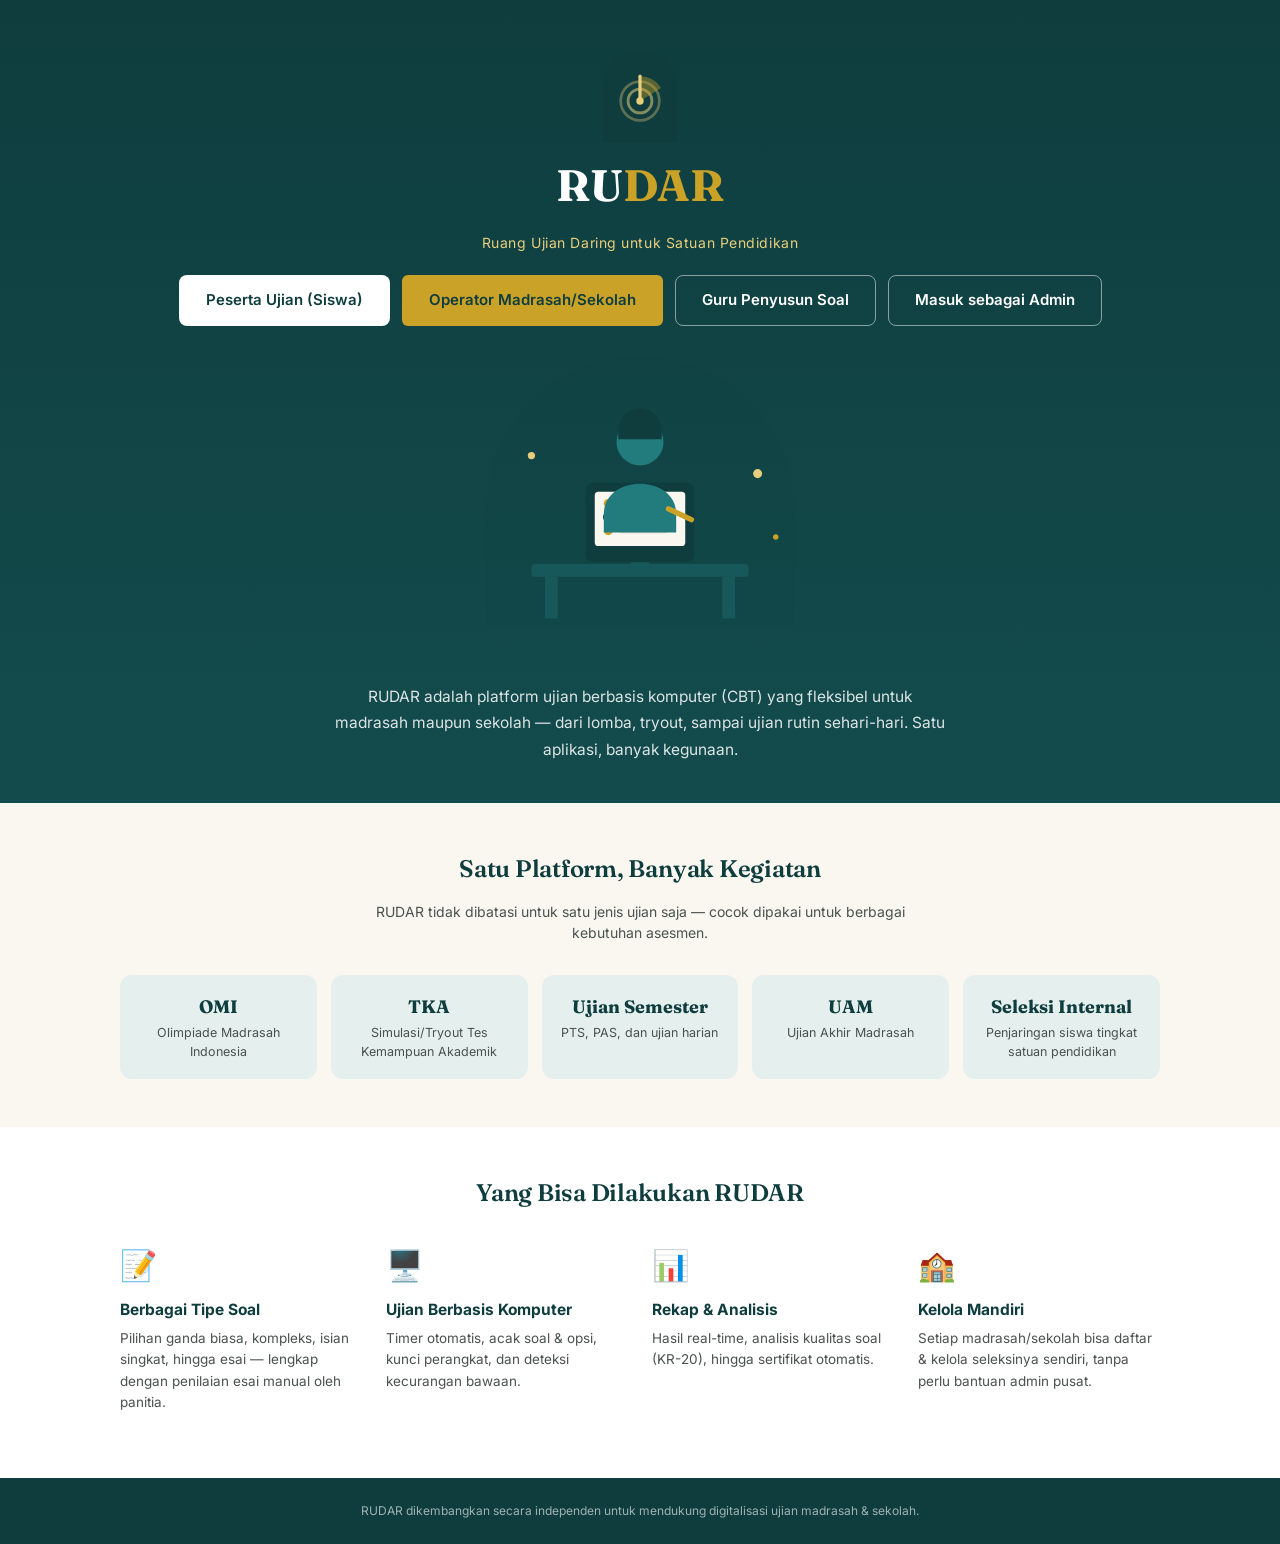
<file: index.html>
<!doctype html>
<html lang="id">
  <head>
    <meta charset="UTF-8" />
    <meta name="viewport" content="width=device-width, initial-scale=1.0, maximum-scale=1.0" />
    <title>RUDAR · Ruang Ujian Daring</title>
    <link rel="icon" type="image/svg+xml" href="data:image/svg+xml,%3Csvg xmlns='http://www.w3.org/2000/svg' viewBox='0 0 200 240'%3E%3Cpath d='M20 240 V120 A80 80 0 0 1 180 120 V240 Z' fill='%230F3D3E'/%3E%3Ccircle cx='100' cy='150' r='42' fill='none' stroke='%23E7CE7C' stroke-width='6' opacity='0.35'/%3E%3Ccircle cx='100' cy='150' r='26' fill='none' stroke='%23E7CE7C' stroke-width='6' opacity='0.55'/%3E%3Cpath d='M100 150 L100 96 A54 54 0 0 1 146 122 Z' fill='%23C9A227' opacity='0.4'/%3E%3Cline x1='100' y1='150' x2='100' y2='96' stroke='%23E7CE7C' stroke-width='7' stroke-linecap='round'/%3E%3Ccircle cx='100' cy='150' r='8' fill='%23E7CE7C'/%3E%3C/svg%3E" />
    <link rel="preconnect" href="https://fonts.googleapis.com" />
    <link rel="preconnect" href="https://fonts.gstatic.com" crossorigin />
    <link href="https://fonts.googleapis.com/css2?family=Fraunces:opsz,wght@9..144,400;9..144,600;9..144,700&family=Inter:wght@400;500;600;700&family=IBM+Plex+Mono:wght@500;600&family=Noto+Naskh+Arabic:wght@400;500;600;700&display=swap" rel="stylesheet" />
    <script type="module" crossorigin src="/assets/index-D1SFQFw_.js"></script>
    <link rel="stylesheet" crossorigin href="/assets/index-yTz43f3S.css">
  </head>
  <body>
    <div id="root"></div>
  </body>
</html>
</file>
<file: assets/index-yTz43f3S.css>
@font-face{font-display:block;font-family:KaTeX_AMS;font-style:normal;font-weight:400;src:url(/assets/KaTeX_AMS-Regular-BQhdFMY1.woff2) format("woff2"),url(/assets/KaTeX_AMS-Regular-DMm9YOAa.woff) format("woff"),url(/assets/KaTeX_AMS-Regular-DRggAlZN.ttf) format("truetype")}@font-face{font-display:block;font-family:KaTeX_Caligraphic;font-style:normal;font-weight:700;src:url(/assets/KaTeX_Caligraphic-Bold-Dq_IR9rO.woff2) format("woff2"),url(/assets/KaTeX_Caligraphic-Bold-BEiXGLvX.woff) format("woff"),url(/assets/KaTeX_Caligraphic-Bold-ATXxdsX0.ttf) format("truetype")}@font-face{font-display:block;font-family:KaTeX_Caligraphic;font-style:normal;font-weight:400;src:url(/assets/KaTeX_Caligraphic-Regular-Di6jR-x-.woff2) format("woff2"),url(/assets/KaTeX_Caligraphic-Regular-CTRA-rTL.woff) format("woff"),url(/assets/KaTeX_Caligraphic-Regular-wX97UBjC.ttf) format("truetype")}@font-face{font-display:block;font-family:KaTeX_Fraktur;font-style:normal;font-weight:700;src:url(/assets/KaTeX_Fraktur-Bold-CL6g_b3V.woff2) format("woff2"),url(/assets/KaTeX_Fraktur-Bold-BsDP51OF.woff) format("woff"),url(/assets/KaTeX_Fraktur-Bold-BdnERNNW.ttf) format("truetype")}@font-face{font-display:block;font-family:KaTeX_Fraktur;font-style:normal;font-weight:400;src:url(/assets/KaTeX_Fraktur-Regular-CTYiF6lA.woff2) format("woff2"),url(/assets/KaTeX_Fraktur-Regular-Dxdc4cR9.woff) format("woff"),url(/assets/KaTeX_Fraktur-Regular-CB_wures.ttf) format("truetype")}@font-face{font-display:block;font-family:KaTeX_Main;font-style:normal;font-weight:700;src:url(/assets/KaTeX_Main-Bold-Cx986IdX.woff2) format("woff2"),url(/assets/KaTeX_Main-Bold-Jm3AIy58.woff) format("woff"),url(/assets/KaTeX_Main-Bold-waoOVXN0.ttf) format("truetype")}@font-face{font-display:block;font-family:KaTeX_Main;font-style:italic;font-weight:700;src:url(/assets/KaTeX_Main-BoldItalic-DxDJ3AOS.woff2) format("woff2"),url(/assets/KaTeX_Main-BoldItalic-SpSLRI95.woff) format("woff"),url(/assets/KaTeX_Main-BoldItalic-DzxPMmG6.ttf) format("truetype")}@font-face{font-display:block;font-family:KaTeX_Main;font-style:italic;font-weight:400;src:url(/assets/KaTeX_Main-Italic-NWA7e6Wa.woff2) format("woff2"),url(/assets/KaTeX_Main-Italic-BMLOBm91.woff) format("woff"),url(/assets/KaTeX_Main-Italic-3WenGoN9.ttf) format("truetype")}@font-face{font-display:block;font-family:KaTeX_Main;font-style:normal;font-weight:400;src:url(/assets/KaTeX_Main-Regular-B22Nviop.woff2) format("woff2"),url(/assets/KaTeX_Main-Regular-Dr94JaBh.woff) format("woff"),url(/assets/KaTeX_Main-Regular-ypZvNtVU.ttf) format("truetype")}@font-face{font-display:block;font-family:KaTeX_Math;font-style:italic;font-weight:700;src:url(/assets/KaTeX_Math-BoldItalic-CZnvNsCZ.woff2) format("woff2"),url(/assets/KaTeX_Math-BoldItalic-iY-2wyZ7.woff) format("woff"),url(/assets/KaTeX_Math-BoldItalic-B3XSjfu4.ttf) format("truetype")}@font-face{font-display:block;font-family:KaTeX_Math;font-style:italic;font-weight:400;src:url(/assets/KaTeX_Math-Italic-t53AETM-.woff2) format("woff2"),url(/assets/KaTeX_Math-Italic-DA0__PXp.woff) format("woff"),url(/assets/KaTeX_Math-Italic-flOr_0UB.ttf) format("truetype")}@font-face{font-display:block;font-family:KaTeX_SansSerif;font-style:normal;font-weight:700;src:url(/assets/KaTeX_SansSerif-Bold-D1sUS0GD.woff2) format("woff2"),url(/assets/KaTeX_SansSerif-Bold-DbIhKOiC.woff) format("woff"),url(/assets/KaTeX_SansSerif-Bold-CFMepnvq.ttf) format("truetype")}@font-face{font-display:block;font-family:KaTeX_SansSerif;font-style:italic;font-weight:400;src:url(/assets/KaTeX_SansSerif-Italic-C3H0VqGB.woff2) format("woff2"),url(/assets/KaTeX_SansSerif-Italic-DN2j7dab.woff) format("woff"),url(/assets/KaTeX_SansSerif-Italic-YYjJ1zSn.ttf) format("truetype")}@font-face{font-display:block;font-family:KaTeX_SansSerif;font-style:normal;font-weight:400;src:url(/assets/KaTeX_SansSerif-Regular-DDBCnlJ7.woff2) format("woff2"),url(/assets/KaTeX_SansSerif-Regular-CS6fqUqJ.woff) format("woff"),url(/assets/KaTeX_SansSerif-Regular-BNo7hRIc.ttf) format("truetype")}@font-face{font-display:block;font-family:KaTeX_Script;font-style:normal;font-weight:400;src:url(/assets/KaTeX_Script-Regular-D3wIWfF6.woff2) format("woff2"),url(/assets/KaTeX_Script-Regular-D5yQViql.woff) format("woff"),url(/assets/KaTeX_Script-Regular-C5JkGWo-.ttf) format("truetype")}@font-face{font-display:block;font-family:KaTeX_Size1;font-style:normal;font-weight:400;src:url(/assets/KaTeX_Size1-Regular-mCD8mA8B.woff2) format("woff2"),url(/assets/KaTeX_Size1-Regular-C195tn64.woff) format("woff"),url(/assets/KaTeX_Size1-Regular-Dbsnue_I.ttf) format("truetype")}@font-face{font-display:block;font-family:KaTeX_Size2;font-style:normal;font-weight:400;src:url(/assets/KaTeX_Size2-Regular-Dy4dx90m.woff2) format("woff2"),url(/assets/KaTeX_Size2-Regular-oD1tc_U0.woff) format("woff"),url(/assets/KaTeX_Size2-Regular-B7gKUWhC.ttf) format("truetype")}@font-face{font-display:block;font-family:KaTeX_Size3;font-style:normal;font-weight:400;src:url([data-uri]) format("woff2"),url(/assets/KaTeX_Size3-Regular-CTq5MqoE.woff) format("woff"),url(/assets/KaTeX_Size3-Regular-DgpXs0kz.ttf) format("truetype")}@font-face{font-display:block;font-family:KaTeX_Size4;font-style:normal;font-weight:400;src:url(/assets/KaTeX_Size4-Regular-Dl5lxZxV.woff2) format("woff2"),url(/assets/KaTeX_Size4-Regular-BF-4gkZK.woff) format("woff"),url(/assets/KaTeX_Size4-Regular-DWFBv043.ttf) format("truetype")}@font-face{font-display:block;font-family:KaTeX_Typewriter;font-style:normal;font-weight:400;src:url(/assets/KaTeX_Typewriter-Regular-CO6r4hn1.woff2) format("woff2"),url(/assets/KaTeX_Typewriter-Regular-C0xS9mPB.woff) format("woff"),url(/assets/KaTeX_Typewriter-Regular-D3Ib7_Hf.ttf) format("truetype")}.katex{font: 1.21em KaTeX_Main,Times New Roman,serif;line-height:1.2;position:relative;text-indent:0;text-rendering:auto}.katex *{-ms-high-contrast-adjust:none!important;border-color:currentColor}.katex .katex-version:after{content:"0.16.47"}.katex .katex-mathml{border:0;-webkit-clip-path:inset(50%);clip-path:inset(50%);height:1px;overflow:hidden;padding:0;position:absolute;width:1px}.katex .katex-html>.newline{display:block}.katex .base{position:relative;white-space:nowrap;width:-webkit-min-content;width:-moz-min-content;width:min-content}.katex .base,.katex .strut{display:inline-block}.katex .textbf{font-weight:700}.katex .textit{font-style:italic}.katex .textrm{font-family:KaTeX_Main}.katex .textsf{font-family:KaTeX_SansSerif}.katex .texttt{font-family:KaTeX_Typewriter}.katex .mathnormal{font-family:KaTeX_Math;font-style:italic}.katex .mathit{font-family:KaTeX_Main;font-style:italic}.katex .mathrm{font-style:normal}.katex .mathbf{font-family:KaTeX_Main;font-weight:700}.katex .boldsymbol{font-family:KaTeX_Math;font-style:italic;font-weight:700}.katex .amsrm,.katex .mathbb,.katex .textbb{font-family:KaTeX_AMS}.katex .mathcal{font-family:KaTeX_Caligraphic}.katex .mathfrak,.katex .textfrak{font-family:KaTeX_Fraktur}.katex .mathboldfrak,.katex .textboldfrak{font-family:KaTeX_Fraktur;font-weight:700}.katex .mathtt{font-family:KaTeX_Typewriter}.katex .mathscr,.katex .textscr{font-family:KaTeX_Script}.katex .mathsf,.katex .textsf{font-family:KaTeX_SansSerif}.katex .mathboldsf,.katex .textboldsf{font-family:KaTeX_SansSerif;font-weight:700}.katex .mathitsf,.katex .mathsfit,.katex .textitsf{font-family:KaTeX_SansSerif;font-style:italic}.katex .mainrm{font-family:KaTeX_Main;font-style:normal}.katex .vlist-t{border-collapse:collapse;display:inline-table;table-layout:fixed}.katex .vlist-r{display:table-row}.katex .vlist{display:table-cell;position:relative;vertical-align:bottom}.katex .vlist>span{display:block;height:0;position:relative}.katex .vlist>span>span{display:inline-block}.katex .vlist>span>.pstrut{overflow:hidden;width:0}.katex .vlist-t2{margin-right:-2px}.katex .vlist-s{display:table-cell;font-size:1px;min-width:2px;vertical-align:bottom;width:2px}.katex .vbox{align-items:baseline;display:inline-flex;flex-direction:column}.katex .hbox{width:100%}.katex .hbox,.katex .thinbox{display:inline-flex;flex-direction:row}.katex .thinbox{max-width:0;width:0}.katex .msupsub{text-align:left}.katex .mfrac>span>span{text-align:center}.katex .mfrac .frac-line{border-bottom-style:solid;display:inline-block;width:100%}.katex .hdashline,.katex .hline,.katex .mfrac .frac-line,.katex .overline .overline-line,.katex .rule,.katex .underline .underline-line{min-height:1px}.katex .mspace{display:inline-block}.katex .smash{display:inline;line-height:0}.katex .clap,.katex .llap,.katex .rlap{position:relative;width:0}.katex .clap>.inner,.katex .llap>.inner,.katex .rlap>.inner{position:absolute}.katex .clap>.fix,.katex .llap>.fix,.katex .rlap>.fix{display:inline-block}.katex .llap>.inner{right:0}.katex .clap>.inner,.katex .rlap>.inner{left:0}.katex .clap>.inner>span{margin-left:-50%;margin-right:50%}.katex .rule{border:0 solid;display:inline-block;position:relative}.katex .hline,.katex .overline .overline-line,.katex .underline .underline-line{border-bottom-style:solid;display:inline-block;width:100%}.katex .hdashline{border-bottom-style:dashed;display:inline-block;width:100%}.katex .sqrt>.root{margin-left:.2777777778em;margin-right:-.5555555556em}.katex .fontsize-ensurer.reset-size1.size1,.katex .sizing.reset-size1.size1{font-size:1em}.katex .fontsize-ensurer.reset-size1.size2,.katex .sizing.reset-size1.size2{font-size:1.2em}.katex .fontsize-ensurer.reset-size1.size3,.katex .sizing.reset-size1.size3{font-size:1.4em}.katex .fontsize-ensurer.reset-size1.size4,.katex .sizing.reset-size1.size4{font-size:1.6em}.katex .fontsize-ensurer.reset-size1.size5,.katex .sizing.reset-size1.size5{font-size:1.8em}.katex .fontsize-ensurer.reset-size1.size6,.katex .sizing.reset-size1.size6{font-size:2em}.katex .fontsize-ensurer.reset-size1.size7,.katex .sizing.reset-size1.size7{font-size:2.4em}.katex .fontsize-ensurer.reset-size1.size8,.katex .sizing.reset-size1.size8{font-size:2.88em}.katex .fontsize-ensurer.reset-size1.size9,.katex .sizing.reset-size1.size9{font-size:3.456em}.katex .fontsize-ensurer.reset-size1.size10,.katex .sizing.reset-size1.size10{font-size:4.148em}.katex .fontsize-ensurer.reset-size1.size11,.katex .sizing.reset-size1.size11{font-size:4.976em}.katex .fontsize-ensurer.reset-size2.size1,.katex .sizing.reset-size2.size1{font-size:.8333333333em}.katex .fontsize-ensurer.reset-size2.size2,.katex .sizing.reset-size2.size2{font-size:1em}.katex .fontsize-ensurer.reset-size2.size3,.katex .sizing.reset-size2.size3{font-size:1.1666666667em}.katex .fontsize-ensurer.reset-size2.size4,.katex .sizing.reset-size2.size4{font-size:1.3333333333em}.katex .fontsize-ensurer.reset-size2.size5,.katex .sizing.reset-size2.size5{font-size:1.5em}.katex .fontsize-ensurer.reset-size2.size6,.katex .sizing.reset-size2.size6{font-size:1.6666666667em}.katex .fontsize-ensurer.reset-size2.size7,.katex .sizing.reset-size2.size7{font-size:2em}.katex .fontsize-ensurer.reset-size2.size8,.katex .sizing.reset-size2.size8{font-size:2.4em}.katex .fontsize-ensurer.reset-size2.size9,.katex .sizing.reset-size2.size9{font-size:2.88em}.katex .fontsize-ensurer.reset-size2.size10,.katex .sizing.reset-size2.size10{font-size:3.4566666667em}.katex .fontsize-ensurer.reset-size2.size11,.katex .sizing.reset-size2.size11{font-size:4.1466666667em}.katex .fontsize-ensurer.reset-size3.size1,.katex .sizing.reset-size3.size1{font-size:.7142857143em}.katex .fontsize-ensurer.reset-size3.size2,.katex .sizing.reset-size3.size2{font-size:.8571428571em}.katex .fontsize-ensurer.reset-size3.size3,.katex .sizing.reset-size3.size3{font-size:1em}.katex .fontsize-ensurer.reset-size3.size4,.katex .sizing.reset-size3.size4{font-size:1.1428571429em}.katex .fontsize-ensurer.reset-size3.size5,.katex .sizing.reset-size3.size5{font-size:1.2857142857em}.katex .fontsize-ensurer.reset-size3.size6,.katex .sizing.reset-size3.size6{font-size:1.4285714286em}.katex .fontsize-ensurer.reset-size3.size7,.katex .sizing.reset-size3.size7{font-size:1.7142857143em}.katex .fontsize-ensurer.reset-size3.size8,.katex .sizing.reset-size3.size8{font-size:2.0571428571em}.katex .fontsize-ensurer.reset-size3.size9,.katex .sizing.reset-size3.size9{font-size:2.4685714286em}.katex .fontsize-ensurer.reset-size3.size10,.katex .sizing.reset-size3.size10{font-size:2.9628571429em}.katex .fontsize-ensurer.reset-size3.size11,.katex .sizing.reset-size3.size11{font-size:3.5542857143em}.katex .fontsize-ensurer.reset-size4.size1,.katex .sizing.reset-size4.size1{font-size:.625em}.katex .fontsize-ensurer.reset-size4.size2,.katex .sizing.reset-size4.size2{font-size:.75em}.katex .fontsize-ensurer.reset-size4.size3,.katex .sizing.reset-size4.size3{font-size:.875em}.katex .fontsize-ensurer.reset-size4.size4,.katex .sizing.reset-size4.size4{font-size:1em}.katex .fontsize-ensurer.reset-size4.size5,.katex .sizing.reset-size4.size5{font-size:1.125em}.katex .fontsize-ensurer.reset-size4.size6,.katex .sizing.reset-size4.size6{font-size:1.25em}.katex .fontsize-ensurer.reset-size4.size7,.katex .sizing.reset-size4.size7{font-size:1.5em}.katex .fontsize-ensurer.reset-size4.size8,.katex .sizing.reset-size4.size8{font-size:1.8em}.katex .fontsize-ensurer.reset-size4.size9,.katex .sizing.reset-size4.size9{font-size:2.16em}.katex .fontsize-ensurer.reset-size4.size10,.katex .sizing.reset-size4.size10{font-size:2.5925em}.katex .fontsize-ensurer.reset-size4.size11,.katex .sizing.reset-size4.size11{font-size:3.11em}.katex .fontsize-ensurer.reset-size5.size1,.katex .sizing.reset-size5.size1{font-size:.5555555556em}.katex .fontsize-ensurer.reset-size5.size2,.katex .sizing.reset-size5.size2{font-size:.6666666667em}.katex .fontsize-ensurer.reset-size5.size3,.katex .sizing.reset-size5.size3{font-size:.7777777778em}.katex .fontsize-ensurer.reset-size5.size4,.katex .sizing.reset-size5.size4{font-size:.8888888889em}.katex .fontsize-ensurer.reset-size5.size5,.katex .sizing.reset-size5.size5{font-size:1em}.katex .fontsize-ensurer.reset-size5.size6,.katex .sizing.reset-size5.size6{font-size:1.1111111111em}.katex .fontsize-ensurer.reset-size5.size7,.katex .sizing.reset-size5.size7{font-size:1.3333333333em}.katex .fontsize-ensurer.reset-size5.size8,.katex .sizing.reset-size5.size8{font-size:1.6em}.katex .fontsize-ensurer.reset-size5.size9,.katex .sizing.reset-size5.size9{font-size:1.92em}.katex .fontsize-ensurer.reset-size5.size10,.katex .sizing.reset-size5.size10{font-size:2.3044444444em}.katex .fontsize-ensurer.reset-size5.size11,.katex .sizing.reset-size5.size11{font-size:2.7644444444em}.katex .fontsize-ensurer.reset-size6.size1,.katex .sizing.reset-size6.size1{font-size:.5em}.katex .fontsize-ensurer.reset-size6.size2,.katex .sizing.reset-size6.size2{font-size:.6em}.katex .fontsize-ensurer.reset-size6.size3,.katex .sizing.reset-size6.size3{font-size:.7em}.katex .fontsize-ensurer.reset-size6.size4,.katex .sizing.reset-size6.size4{font-size:.8em}.katex .fontsize-ensurer.reset-size6.size5,.katex .sizing.reset-size6.size5{font-size:.9em}.katex .fontsize-ensurer.reset-size6.size6,.katex .sizing.reset-size6.size6{font-size:1em}.katex .fontsize-ensurer.reset-size6.size7,.katex .sizing.reset-size6.size7{font-size:1.2em}.katex .fontsize-ensurer.reset-size6.size8,.katex .sizing.reset-size6.size8{font-size:1.44em}.katex .fontsize-ensurer.reset-size6.size9,.katex .sizing.reset-size6.size9{font-size:1.728em}.katex .fontsize-ensurer.reset-size6.size10,.katex .sizing.reset-size6.size10{font-size:2.074em}.katex .fontsize-ensurer.reset-size6.size11,.katex .sizing.reset-size6.size11{font-size:2.488em}.katex .fontsize-ensurer.reset-size7.size1,.katex .sizing.reset-size7.size1{font-size:.4166666667em}.katex .fontsize-ensurer.reset-size7.size2,.katex .sizing.reset-size7.size2{font-size:.5em}.katex .fontsize-ensurer.reset-size7.size3,.katex .sizing.reset-size7.size3{font-size:.5833333333em}.katex .fontsize-ensurer.reset-size7.size4,.katex .sizing.reset-size7.size4{font-size:.6666666667em}.katex .fontsize-ensurer.reset-size7.size5,.katex .sizing.reset-size7.size5{font-size:.75em}.katex .fontsize-ensurer.reset-size7.size6,.katex .sizing.reset-size7.size6{font-size:.8333333333em}.katex .fontsize-ensurer.reset-size7.size7,.katex .sizing.reset-size7.size7{font-size:1em}.katex .fontsize-ensurer.reset-size7.size8,.katex .sizing.reset-size7.size8{font-size:1.2em}.katex .fontsize-ensurer.reset-size7.size9,.katex .sizing.reset-size7.size9{font-size:1.44em}.katex .fontsize-ensurer.reset-size7.size10,.katex .sizing.reset-size7.size10{font-size:1.7283333333em}.katex .fontsize-ensurer.reset-size7.size11,.katex .sizing.reset-size7.size11{font-size:2.0733333333em}.katex .fontsize-ensurer.reset-size8.size1,.katex .sizing.reset-size8.size1{font-size:.3472222222em}.katex .fontsize-ensurer.reset-size8.size2,.katex .sizing.reset-size8.size2{font-size:.4166666667em}.katex .fontsize-ensurer.reset-size8.size3,.katex .sizing.reset-size8.size3{font-size:.4861111111em}.katex .fontsize-ensurer.reset-size8.size4,.katex .sizing.reset-size8.size4{font-size:.5555555556em}.katex .fontsize-ensurer.reset-size8.size5,.katex .sizing.reset-size8.size5{font-size:.625em}.katex .fontsize-ensurer.reset-size8.size6,.katex .sizing.reset-size8.size6{font-size:.6944444444em}.katex .fontsize-ensurer.reset-size8.size7,.katex .sizing.reset-size8.size7{font-size:.8333333333em}.katex .fontsize-ensurer.reset-size8.size8,.katex .sizing.reset-size8.size8{font-size:1em}.katex .fontsize-ensurer.reset-size8.size9,.katex .sizing.reset-size8.size9{font-size:1.2em}.katex .fontsize-ensurer.reset-size8.size10,.katex .sizing.reset-size8.size10{font-size:1.4402777778em}.katex .fontsize-ensurer.reset-size8.size11,.katex .sizing.reset-size8.size11{font-size:1.7277777778em}.katex .fontsize-ensurer.reset-size9.size1,.katex .sizing.reset-size9.size1{font-size:.2893518519em}.katex .fontsize-ensurer.reset-size9.size2,.katex .sizing.reset-size9.size2{font-size:.3472222222em}.katex .fontsize-ensurer.reset-size9.size3,.katex .sizing.reset-size9.size3{font-size:.4050925926em}.katex .fontsize-ensurer.reset-size9.size4,.katex .sizing.reset-size9.size4{font-size:.462962963em}.katex .fontsize-ensurer.reset-size9.size5,.katex .sizing.reset-size9.size5{font-size:.5208333333em}.katex .fontsize-ensurer.reset-size9.size6,.katex .sizing.reset-size9.size6{font-size:.5787037037em}.katex .fontsize-ensurer.reset-size9.size7,.katex .sizing.reset-size9.size7{font-size:.6944444444em}.katex .fontsize-ensurer.reset-size9.size8,.katex .sizing.reset-size9.size8{font-size:.8333333333em}.katex .fontsize-ensurer.reset-size9.size9,.katex .sizing.reset-size9.size9{font-size:1em}.katex .fontsize-ensurer.reset-size9.size10,.katex .sizing.reset-size9.size10{font-size:1.2002314815em}.katex .fontsize-ensurer.reset-size9.size11,.katex .sizing.reset-size9.size11{font-size:1.4398148148em}.katex .fontsize-ensurer.reset-size10.size1,.katex .sizing.reset-size10.size1{font-size:.2410800386em}.katex .fontsize-ensurer.reset-size10.size2,.katex .sizing.reset-size10.size2{font-size:.2892960463em}.katex .fontsize-ensurer.reset-size10.size3,.katex .sizing.reset-size10.size3{font-size:.337512054em}.katex .fontsize-ensurer.reset-size10.size4,.katex .sizing.reset-size10.size4{font-size:.3857280617em}.katex .fontsize-ensurer.reset-size10.size5,.katex .sizing.reset-size10.size5{font-size:.4339440694em}.katex .fontsize-ensurer.reset-size10.size6,.katex .sizing.reset-size10.size6{font-size:.4821600771em}.katex .fontsize-ensurer.reset-size10.size7,.katex .sizing.reset-size10.size7{font-size:.5785920926em}.katex .fontsize-ensurer.reset-size10.size8,.katex .sizing.reset-size10.size8{font-size:.6943105111em}.katex .fontsize-ensurer.reset-size10.size9,.katex .sizing.reset-size10.size9{font-size:.8331726133em}.katex .fontsize-ensurer.reset-size10.size10,.katex .sizing.reset-size10.size10{font-size:1em}.katex .fontsize-ensurer.reset-size10.size11,.katex .sizing.reset-size10.size11{font-size:1.1996142719em}.katex .fontsize-ensurer.reset-size11.size1,.katex .sizing.reset-size11.size1{font-size:.2009646302em}.katex .fontsize-ensurer.reset-size11.size2,.katex .sizing.reset-size11.size2{font-size:.2411575563em}.katex .fontsize-ensurer.reset-size11.size3,.katex .sizing.reset-size11.size3{font-size:.2813504823em}.katex .fontsize-ensurer.reset-size11.size4,.katex .sizing.reset-size11.size4{font-size:.3215434084em}.katex .fontsize-ensurer.reset-size11.size5,.katex .sizing.reset-size11.size5{font-size:.3617363344em}.katex .fontsize-ensurer.reset-size11.size6,.katex .sizing.reset-size11.size6{font-size:.4019292605em}.katex .fontsize-ensurer.reset-size11.size7,.katex .sizing.reset-size11.size7{font-size:.4823151125em}.katex .fontsize-ensurer.reset-size11.size8,.katex .sizing.reset-size11.size8{font-size:.578778135em}.katex .fontsize-ensurer.reset-size11.size9,.katex .sizing.reset-size11.size9{font-size:.6945337621em}.katex .fontsize-ensurer.reset-size11.size10,.katex .sizing.reset-size11.size10{font-size:.8336012862em}.katex .fontsize-ensurer.reset-size11.size11,.katex .sizing.reset-size11.size11{font-size:1em}.katex .delimsizing.size1{font-family:KaTeX_Size1}.katex .delimsizing.size2{font-family:KaTeX_Size2}.katex .delimsizing.size3{font-family:KaTeX_Size3}.katex .delimsizing.size4{font-family:KaTeX_Size4}.katex .delimsizing.mult .delim-size1>span{font-family:KaTeX_Size1}.katex .delimsizing.mult .delim-size4>span{font-family:KaTeX_Size4}.katex .nulldelimiter{display:inline-block;width:.12em}.katex .delimcenter,.katex .op-symbol{position:relative}.katex .op-symbol.small-op{font-family:KaTeX_Size1}.katex .op-symbol.large-op{font-family:KaTeX_Size2}.katex .accent>.vlist-t,.katex .op-limits>.vlist-t{text-align:center}.katex .accent .accent-body{position:relative}.katex .accent .accent-body:not(.accent-full){width:0}.katex .overlay{display:block}.katex .mtable .vertical-separator{display:inline-block;min-width:1px}.katex .mtable .arraycolsep{display:inline-block}.katex .mtable .col-align-c>.vlist-t{text-align:center}.katex .mtable .col-align-l>.vlist-t{text-align:left}.katex .mtable .col-align-r>.vlist-t{text-align:right}.katex .svg-align{text-align:left}.katex svg{fill:currentColor;stroke:currentColor;display:block;height:inherit;position:absolute;width:100%}.katex svg path{stroke:none}.katex svg{fill-rule:nonzero;fill-opacity:1;stroke-width:1;stroke-linecap:butt;stroke-linejoin:miter;stroke-miterlimit:4;stroke-dasharray:none;stroke-dashoffset:0;stroke-opacity:1}.katex img{border-style:none;max-height:none;max-width:none;min-height:0;min-width:0}.katex .stretchy{display:block;overflow:hidden;position:relative;width:100%}.katex .stretchy:after,.katex .stretchy:before{content:""}.katex .hide-tail{overflow:hidden;position:relative;width:100%}.katex .halfarrow-left{left:0;overflow:hidden;position:absolute;width:50.2%}.katex .halfarrow-right{overflow:hidden;position:absolute;right:0;width:50.2%}.katex .brace-left{left:0;overflow:hidden;position:absolute;width:25.1%}.katex .brace-center{left:25%;overflow:hidden;position:absolute;width:50%}.katex .brace-right{overflow:hidden;position:absolute;right:0;width:25.1%}.katex .x-arrow-pad{padding:0 .5em}.katex .cd-arrow-pad{padding:0 .55556em 0 .27778em}.katex .mover,.katex .munder,.katex .x-arrow{text-align:center}.katex .boxpad{padding:0 .3em}.katex .fbox,.katex .fcolorbox{border:.04em solid;box-sizing:border-box}.katex .cancel-pad{padding:0 .2em}.katex .cancel-lap{margin-left:-.2em;margin-right:-.2em}.katex .sout{border-bottom-style:solid;border-bottom-width:.08em}.katex .angl{border-right:.049em solid;border-top:.049em solid;box-sizing:border-box;margin-right:.03889em}.katex .anglpad{padding:0 .03889em}.katex .eqn-num:before{content:"(" counter(katexEqnNo) ")";counter-increment:katexEqnNo}.katex .mml-eqn-num:before{content:"(" counter(mmlEqnNo) ")";counter-increment:mmlEqnNo}.katex .mtr-glue{width:50%}.katex .cd-vert-arrow{display:inline-block;position:relative}.katex .cd-label-left{display:inline-block;position:absolute;right:calc(50% + .3em);text-align:left}.katex .cd-label-right{display:inline-block;left:calc(50% + .3em);position:absolute;text-align:right}.katex-display{display:block;margin:1em 0;text-align:center}.katex-display>.katex{display:block;text-align:center;white-space:nowrap}.katex-display>.katex>.katex-html{display:block;position:relative}.katex-display>.katex>.katex-html>.tag{position:absolute;right:0}.katex-display.leqno>.katex>.katex-html>.tag{left:0;right:auto}.katex-display.fleqn>.katex{padding-left:2em;text-align:left}body{counter-reset:katexEqnNo mmlEqnNo}:root{--ink: #1C2321;--ink-soft: #4A524F;--paper: #FAF7F1;--paper-raised: #FFFFFF;--line: #DED6C3;--teluk-900: #0F3D3E;--teluk-700: #17595A;--teluk-500: #227B7D;--teluk-100: #E4EFEE;--gold-600: #C9A227;--gold-300: #E7CE7C;--gold-100: #FBF3D9;--danger: #B3432B;--danger-bg: #F6E4DE;--success: #2F6B3A;--success-bg: #E4EFE2;--arab: "Noto Naskh Arabic";--font-display: "Fraunces", var(--arab), Georgia, serif;--font-body: "Inter", var(--arab), -apple-system, sans-serif;--font-mono: "IBM Plex Mono", ui-monospace, monospace;--font-arabic: var(--arab), "Traditional Arabic", serif;--radius-sm: 6px;--radius-md: 12px;--shadow-card: 0 1px 2px rgba(15,61,62,.06), 0 8px 24px -12px rgba(15,61,62,.18)}*{box-sizing:border-box}html,body,#root{height:100%}body{margin:0;background:var(--paper);color:var(--ink);font-family:var(--font-body);font-size:15px;line-height:1.5;-webkit-font-smoothing:antialiased}h1,h2,h3,.display{font-family:var(--font-display);font-weight:600;letter-spacing:-.01em;color:var(--teluk-900);margin:0}:focus-visible{outline:2px solid var(--gold-600);outline-offset:2px}button{font-family:inherit;cursor:pointer}@media (prefers-reduced-motion: reduce){*,*:before,*:after{animation-duration:.001ms!important;transition-duration:.001ms!important}}.app-shell{display:flex;min-height:100vh}.sidebar{width:248px;flex-shrink:0;background:var(--teluk-900);color:var(--gold-100);display:flex;flex-direction:column;padding:20px 14px}.sidebar-brand{font-family:var(--font-display);font-size:19px;font-weight:700;color:#fff;padding:6px 10px 18px;border-bottom:1px solid rgba(231,206,124,.25);margin-bottom:14px}.sidebar-brand small{display:block;font-family:var(--font-body);font-weight:500;font-size:11px;color:var(--gold-300);text-transform:uppercase;letter-spacing:.08em;margin-top:3px}.nav-item{display:flex;align-items:center;gap:10px;padding:10px 12px;border-radius:var(--radius-sm);color:#fbf3d9bf;text-decoration:none;font-size:14px;font-weight:500;background:transparent;border:none;width:100%;text-align:left;margin-bottom:2px}.nav-item:hover{background:#ffffff0f;color:#fff}.nav-item.active{background:var(--gold-600);color:var(--teluk-900);font-weight:600}.sidebar-foot{margin-top:auto;padding:12px 10px 4px;font-size:12px;color:#e7ce7c99;border-top:1px solid rgba(231,206,124,.2)}.main-area{flex:1;min-width:0;display:flex;flex-direction:column}.topbar{display:flex;align-items:center;justify-content:space-between;padding:16px 28px;background:var(--paper-raised);border-bottom:1px solid var(--line)}.content{padding:24px 28px 48px;max-width:1180px;width:100%;margin:0 auto}.card{background:var(--paper-raised);border:1px solid var(--line);border-radius:var(--radius-md);box-shadow:var(--shadow-card);padding:20px}.card-head{display:flex;align-items:baseline;justify-content:space-between;margin-bottom:14px;gap:12px;flex-wrap:wrap}.eyebrow{font-size:11px;font-weight:600;letter-spacing:.09em;text-transform:uppercase;color:var(--teluk-500)}.grid{display:grid;gap:16px}.grid-2{grid-template-columns:repeat(2,1fr)}.grid-3{grid-template-columns:repeat(3,1fr)}.grid-4{grid-template-columns:repeat(4,1fr)}@media (max-width: 880px){.grid-2,.grid-3,.grid-4{grid-template-columns:1fr}}.stat{padding:16px;border-radius:var(--radius-md);background:var(--teluk-100);border:1px solid var(--line)}.stat .num{font-family:var(--font-mono);font-size:26px;font-weight:600;color:var(--teluk-900)}.stat .label{font-size:12.5px;color:var(--ink-soft);margin-top:2px}.btn{display:inline-flex;align-items:center;gap:8px;justify-content:center;padding:9px 16px;border-radius:var(--radius-sm);font-size:13.5px;font-weight:600;border:1px solid transparent;transition:filter .12s ease}.btn:hover{filter:brightness(.95)}.btn-primary{background:var(--teluk-900);color:#fff}.btn-gold{background:var(--gold-600);color:var(--teluk-900)}.btn-outline{background:transparent;border-color:var(--line);color:var(--teluk-900)}.btn-danger{background:var(--danger-bg);color:var(--danger)}.btn-sm{padding:6px 11px;font-size:12.5px}.btn:disabled{opacity:.5;cursor:not-allowed}.badge{display:inline-flex;align-items:center;padding:3px 9px;border-radius:99px;font-size:11.5px;font-weight:600}.badge-teal{background:var(--teluk-100);color:var(--teluk-700)}.badge-gold{background:var(--gold-100);color:#8a6d0e}.badge-green{background:var(--success-bg);color:var(--success)}.badge-red{background:var(--danger-bg);color:var(--danger)}input,select,textarea{width:100%;padding:9px 11px;border:1px solid var(--line);border-radius:var(--radius-sm);font-family:inherit;font-size:14px;background:#fff;color:var(--ink)}input:focus,select:focus,textarea:focus{border-color:var(--teluk-500)}label{font-size:12.5px;font-weight:600;color:var(--ink-soft);display:block;margin-bottom:5px}.field{margin-bottom:14px}table{width:100%;border-collapse:collapse;font-size:13.5px}th{text-align:left;padding:9px 10px;color:var(--ink-soft);font-weight:600;font-size:12px;text-transform:uppercase;letter-spacing:.03em;border-bottom:1px solid var(--line)}td{padding:10px;border-bottom:1px solid var(--line);vertical-align:top}tr:last-child td{border-bottom:none}.modal-backdrop{position:fixed;top:0;right:0;bottom:0;left:0;background:#0f3d3e73;display:flex;align-items:center;justify-content:center;padding:20px;z-index:50}.modal{background:#fff;border-radius:var(--radius-md);padding:24px;max-width:560px;width:100%;max-height:86vh;overflow-y:auto}.empty-state{text-align:center;padding:40px 20px;color:var(--ink-soft)}.spinner{width:20px;height:20px;border:2.5px solid var(--teluk-100);border-top-color:var(--teluk-700);border-radius:50%;animation:spin .7s linear infinite}@keyframes spin{to{transform:rotate(360deg)}}.login-wrap{min-height:100vh;display:flex;align-items:center;justify-content:center;background:radial-gradient(circle at 50% 0%,var(--teluk-700),var(--teluk-900) 65%);padding:24px}.arch-card{background:var(--paper-raised);width:100%;max-width:400px;padding:40px 30px 30px;border-radius:160px 160px 16px 16px;box-shadow:0 24px 60px -20px #00000080;text-align:center}.arch-card h1{font-size:22px}.arch-card .sub{font-size:13px;color:var(--ink-soft);margin:6px 0 26px}.login-tabs{display:flex;gap:4px;background:var(--teluk-100);padding:4px;border-radius:99px;margin-bottom:20px}.login-tab{flex:1;padding:8px;border:none;background:transparent;border-radius:99px;font-size:13px;font-weight:600;color:var(--teluk-700)}.login-tab.active{background:var(--teluk-900);color:#fff}.login-error{background:var(--danger-bg);color:var(--danger);padding:9px 12px;border-radius:var(--radius-sm);font-size:13px;margin-bottom:12px;text-align:left}.login-alert-keras{background:linear-gradient(135deg,#c23b24,#7a2712);color:#fff;font-weight:700;font-size:14.5px;line-height:1.55;padding:16px 18px;border-radius:var(--radius-sm);margin-bottom:16px;text-align:left;box-shadow:0 0 0 3px #c23b2440,0 8px 20px -8px #0006;animation:alertPulse 1.1s ease-in-out 2}@keyframes alertPulse{0%,to{transform:scale(1)}50%{transform:scale(1.015)}}.exam-shell{min-height:100vh;background:var(--teluk-900);display:flex;flex-direction:column}.exam-topbar{display:flex;align-items:center;justify-content:space-between;padding:14px 24px;color:#fff}.exam-topbar .who{font-size:13px;opacity:.85}.arch-timer{font-family:var(--font-mono);font-weight:600;font-size:17px;background:var(--gold-600);color:var(--teluk-900);padding:8px 18px;border-radius:40px 40px 8px 8px;min-width:88px;text-align:center}.arch-timer.warn{background:var(--danger);color:#fff}.exam-body{flex:1;background:var(--paper);border-radius:24px 24px 0 0;padding:28px 24px 100px;max-width:760px;margin:0 auto;width:100%}.q-progress{display:flex;flex-wrap:wrap;gap:6px;margin-bottom:22px}.q-dot{width:30px;height:30px;border-radius:8px;border:1px solid var(--line);background:#fff;font-family:var(--font-mono);font-size:12px;display:flex;align-items:center;justify-content:center;color:var(--ink-soft)}.q-dot.answered{background:var(--teluk-100);border-color:var(--teluk-500);color:var(--teluk-700)}.q-dot.current{background:var(--gold-600);border-color:var(--gold-600);color:var(--teluk-900);font-weight:700}.q-card{background:#fff;border:1px solid var(--line);border-radius:var(--radius-md);padding:22px;box-shadow:var(--shadow-card);user-select:none;-webkit-user-select:none}.q-meta{display:flex;gap:8px;margin-bottom:12px}.q-text{font-size:16px;line-height:1.6;margin-bottom:20px}.opt-list{display:flex;flex-direction:column;gap:10px}.opt-item{display:flex;align-items:flex-start;gap:12px;padding:13px 14px;border:1.5px solid var(--line);border-radius:var(--radius-sm);text-align:left;background:#fff}.opt-item:hover{border-color:var(--teluk-500)}.opt-item.selected{border-color:var(--gold-600);background:var(--gold-100)}.opt-code{font-family:var(--font-mono);font-weight:700;width:24px;height:24px;border-radius:6px;background:var(--teluk-100);color:var(--teluk-900);display:flex;align-items:center;justify-content:center;font-size:12.5px;flex-shrink:0}.opt-item.selected .opt-code{background:var(--gold-600);color:var(--teluk-900)}.exam-navbar{position:fixed;bottom:0;left:0;right:0;background:#fff;border-top:1px solid var(--line);padding:12px 24px;display:flex;align-items:center;justify-content:space-between}.result-hero{text-align:center;padding:50px 20px}.result-score{font-family:var(--font-mono);font-size:56px;font-weight:700;color:var(--teluk-900)}.toast{position:fixed;bottom:20px;right:20px;background:var(--teluk-900);color:#fff;padding:12px 18px;border-radius:var(--radius-sm);font-size:13.5px;box-shadow:var(--shadow-card);z-index:60}@media (max-width: 720px){.sidebar{position:fixed;z-index:40;height:100vh;transform:translate(-100%);transition:transform .2s ease}.sidebar.open{transform:translate(0)}.content{padding:16px}}.cetak-kartu-wrap{background:#efeae0;min-height:100vh;padding:24px}.cetak-toolbar{display:flex;align-items:center;gap:14px;margin-bottom:20px;background:#fff;padding:12px 16px;border-radius:var(--radius-sm);box-shadow:var(--shadow-card);max-width:900px;margin-left:auto;margin-right:auto}.cetak-toolbar button{background:var(--teluk-900);color:#fff;border:none;padding:9px 18px;border-radius:var(--radius-sm);font-weight:600;font-size:13.5px;cursor:pointer;font-family:inherit}.cetak-toolbar span{font-size:13px;color:var(--ink-soft)}.kartu-grid{display:grid;grid-template-columns:repeat(2,1fr);gap:16px;max-width:900px;margin:0 auto}@media (max-width: 640px){.kartu-grid{grid-template-columns:1fr}}.kartu-peserta{background:#fff;border-radius:14px;overflow:hidden;box-shadow:var(--shadow-card);border:1px solid var(--line);break-inside:avoid;page-break-inside:avoid}.kartu-header{background:var(--teluk-900);color:#fff;padding:10px 16px;display:flex;justify-content:space-between;align-items:baseline}.kartu-brand{font-family:var(--font-display);font-weight:700;font-size:14px}.kartu-judul{font-size:10.5px;color:var(--gold-300);text-align:right}.kartu-body{padding:14px 16px 8px}.kartu-nama{font-family:var(--font-display);font-weight:700;font-size:17px;color:var(--teluk-900);margin-bottom:4px}.kartu-detail{font-size:12px;color:var(--ink-soft);line-height:1.5}.kartu-token{background:var(--gold-100);margin:10px 16px;padding:8px 12px;border-radius:8px;text-align:center}.kartu-token-label{font-size:9.5px;letter-spacing:.08em;color:#8a6d0e;font-weight:700}.kartu-token-value{font-family:var(--font-mono);font-weight:700;font-size:18px;color:var(--teluk-900);letter-spacing:.03em}.kartu-footer{font-size:9.5px;color:var(--ink-soft);text-align:center;padding:6px 16px 12px}@media print{.no-print{display:none!important}*{-webkit-print-color-adjust:exact!important;print-color-adjust:exact!important;color-adjust:exact!important}.cetak-kartu-wrap{background:#fff;padding:0}.kartu-grid{display:grid;grid-template-columns:repeat(3,1fr);gap:6px;max-width:none}.kartu-peserta{box-shadow:none;border:1px solid #ccc;border-radius:8px}.kartu-header{padding:6px 10px}.kartu-brand{font-size:11px}.kartu-judul{font-size:8px}.kartu-body{padding:8px 10px 4px}.kartu-nama{font-size:12.5px;margin-bottom:2px}.kartu-detail{font-size:9px;line-height:1.35}.kartu-token{margin:6px 10px;padding:5px 8px}.kartu-token-label{font-size:8px}.kartu-token-value{font-size:14px}.kartu-footer{font-size:7px;padding:4px 8px 8px}@page{size:A4;margin:8mm}}.daftar-hadir-wrap{background:#efeae0;min-height:100vh;padding:24px}.dh-sheet{background:#fff;max-width:900px;margin:0 auto;padding:28px 32px;border-radius:10px;box-shadow:var(--shadow-card)}.dh-header{text-align:center;margin-bottom:20px;border-bottom:2px solid var(--teluk-900);padding-bottom:14px}.dh-brand{font-family:var(--font-display);font-weight:700;font-size:19px;color:var(--teluk-900);margin-bottom:6px}.dh-sub{font-size:12.5px;color:var(--ink-soft);margin-top:4px}.dh-table{width:100%;border-collapse:collapse}.dh-table th,.dh-table td{border:1px solid #999;padding:7px 9px;font-size:12.5px;text-align:left}.dh-table th{background:var(--teluk-100);font-weight:700}.dh-footer{margin-top:34px;display:flex;justify-content:flex-end}.dh-ttd-blok{text-align:center;font-size:13px}.dh-ttd-space{margin-top:56px;font-weight:600}@media print{.daftar-hadir-wrap{background:#fff;padding:0}.dh-sheet{box-shadow:none;padding:0;max-width:none}.dh-table{page-break-inside:auto}.dh-table tr{page-break-inside:avoid}@page{size:A4;margin:15mm}}.sertifikat-wrap{background:#efeae0;min-height:100vh;padding:24px}.sertifikat-halaman{background:#fff;width:277mm;min-height:190mm;margin:0 auto 24px;box-shadow:var(--shadow-card);display:flex;align-items:center;justify-content:center}.sertifikat-border{border:3px solid var(--teluk-900);margin:14mm;padding:18mm 22mm;text-align:center;position:relative;width:calc(100% - 28mm)}.sertifikat-border:before{content:"";position:absolute;top:7px;right:7px;bottom:7px;left:7px;border:1.5px solid var(--gold-600);pointer-events:none}.sertifikat-kop{font-size:13px;letter-spacing:.08em;color:var(--teluk-700);font-weight:600}.sertifikat-judul{font-family:var(--font-display);font-size:42px;font-weight:700;color:var(--teluk-900);margin:14px 0 6px;letter-spacing:.06em}.sertifikat-nomor{font-size:11px;color:var(--ink-soft);margin-bottom:26px}.sertifikat-diberikan{font-size:14px;color:var(--ink-soft)}.sertifikat-nama{font-family:var(--font-display);font-size:30px;font-weight:700;color:var(--teluk-900);margin:8px 0;border-bottom:2px solid var(--gold-600);display:inline-block;padding-bottom:4px}.sertifikat-madrasah{font-size:14px;color:var(--ink-soft);margin-bottom:18px}.sertifikat-desk{font-size:15px;line-height:1.8;margin-bottom:32px}.sertifikat-ttd-blok{font-size:13px}.sertifikat-ttd-space{margin-top:52px;font-weight:700;text-decoration:underline}@media print{.sertifikat-wrap{background:#fff;padding:0}.sertifikat-halaman{box-shadow:none;margin:0;page-break-after:always}@page{size:A4 landscape;margin:0}}.rudar-sweep{animation:rudar-spin 3.5s linear infinite}.rudar-ping{animation:rudar-pulse 2.2s ease-in-out infinite;transform-origin:100px 150px}@keyframes rudar-spin{to{transform:rotate(360deg)}}@keyframes rudar-pulse{0%,to{opacity:.55;transform:scale(1)}50%{opacity:1;transform:scale(1.25)}}@media (prefers-reduced-motion: reduce){.rudar-sweep,.rudar-ping{animation:none}}.soal-tabel{border-collapse:collapse;margin:10px 0;font-size:.95em}.soal-tabel td{border:1px solid var(--line);padding:6px 10px}.login-header-madrasah{margin:0 -30px;padding:34px 26px 22px;text-align:center;color:#fff;background:radial-gradient(120% 140% at 50% 0%,var(--teluk-700),var(--teluk-900));border-bottom:3px solid var(--gold-600)}.login-header-madrasah .lhm-eyebrow{font-size:10.5px;letter-spacing:.12em;text-transform:uppercase;color:var(--gold-300);font-weight:600;margin-bottom:8px}.login-header-madrasah .lhm-nama{font-family:var(--font-display);font-weight:700;font-size:21px;line-height:1.25;text-transform:uppercase;letter-spacing:.02em}.login-header-madrasah .lhm-chip{display:inline-block;margin-top:12px;padding:4px 12px;border-radius:999px;font-size:12px;font-weight:600;background:#ffffff1f;border:1px solid rgba(255,255,255,.25)}.modal.modal-lebar{max-width:min(1240px,96vw);max-height:94vh;padding:18px 22px}.modal.modal-lebar .modal-footer{position:sticky;bottom:-18px;background:#fff;padding:10px 0 2px;margin-top:12px!important;border-top:1px solid var(--line)}.modal.modal-lebar .field{margin-bottom:10px}.modal.modal-lebar .grid-2{grid-template-columns:repeat(auto-fit,minmax(240px,1fr))}.preview-kolom{column-width:460px;column-gap:16px}.preview-kolom>*{break-inside:avoid;margin-bottom:16px}.login-header-madrasah .lhm-eyebrow{white-space:normal;line-height:1.4}@media (max-width: 560px){.arch-card{border-radius:110px 110px 16px 16px}.login-header-madrasah{margin:0 -30px;padding:58px 30px 20px}.login-header-madrasah .lhm-eyebrow{font-size:10px;letter-spacing:.08em;padding:0 14px}.login-header-madrasah .lhm-nama{font-size:19px}.login-header-madrasah .lhm-chip{font-size:11px;padding:4px 10px}}
</file>
